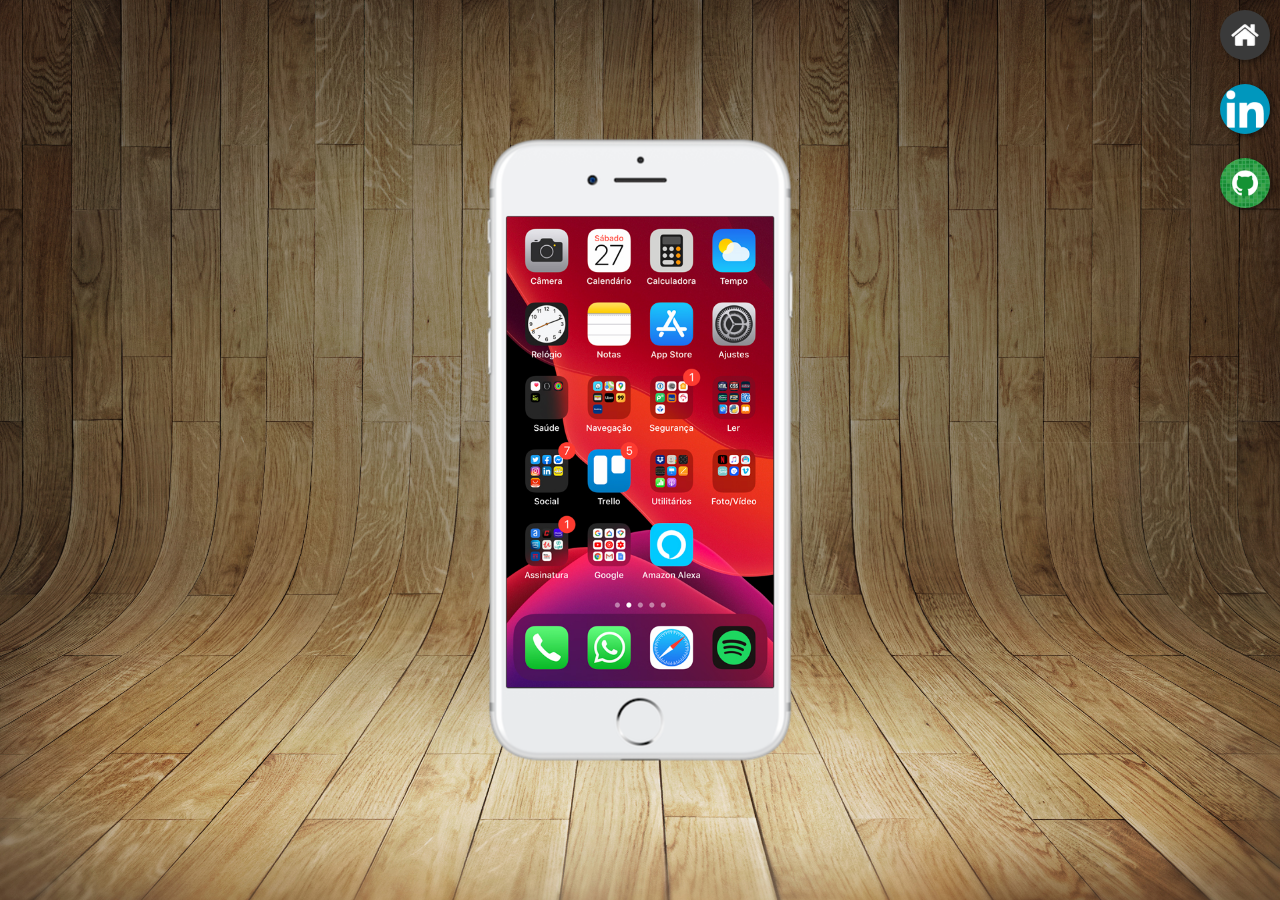
<file: Projeto_Social/index.html>
<!DOCTYPE html>
<html lang="pt-br">
<head>
    <meta charset="UTF-8">
    <meta name="viewport" content="width=device-width, initial-scale=1.0">
    <title>Projeto Redes Sociais</title>
    <link rel="shortcut icon" href="favicon.ico" type="image/x-icon">
    <link rel="stylesheet" href="estilos/style.css">
</head>
<body>
    <main>
        <section id="telefone">
            <iframe src="home.html" name="tela" id="tela" frameborder="0">O seu navegador não é compatível com isso.</iframe>
        </section>
        <section id="redes-sociais">
            <a href="home.html" target="tela"><img src="imagens/logo-home.jpg" alt="Home"></a><br>
            <a href="linkedin.html" target="tela"><img src="imagens/linkedin.png" alt="logo-home"></a><br>
            <a href="github.html" target="tela"><img src="imagens/logo-github.jpg" alt="GitHub"></a><br>
        </section>
    </main>
</body>
</html>
</file>
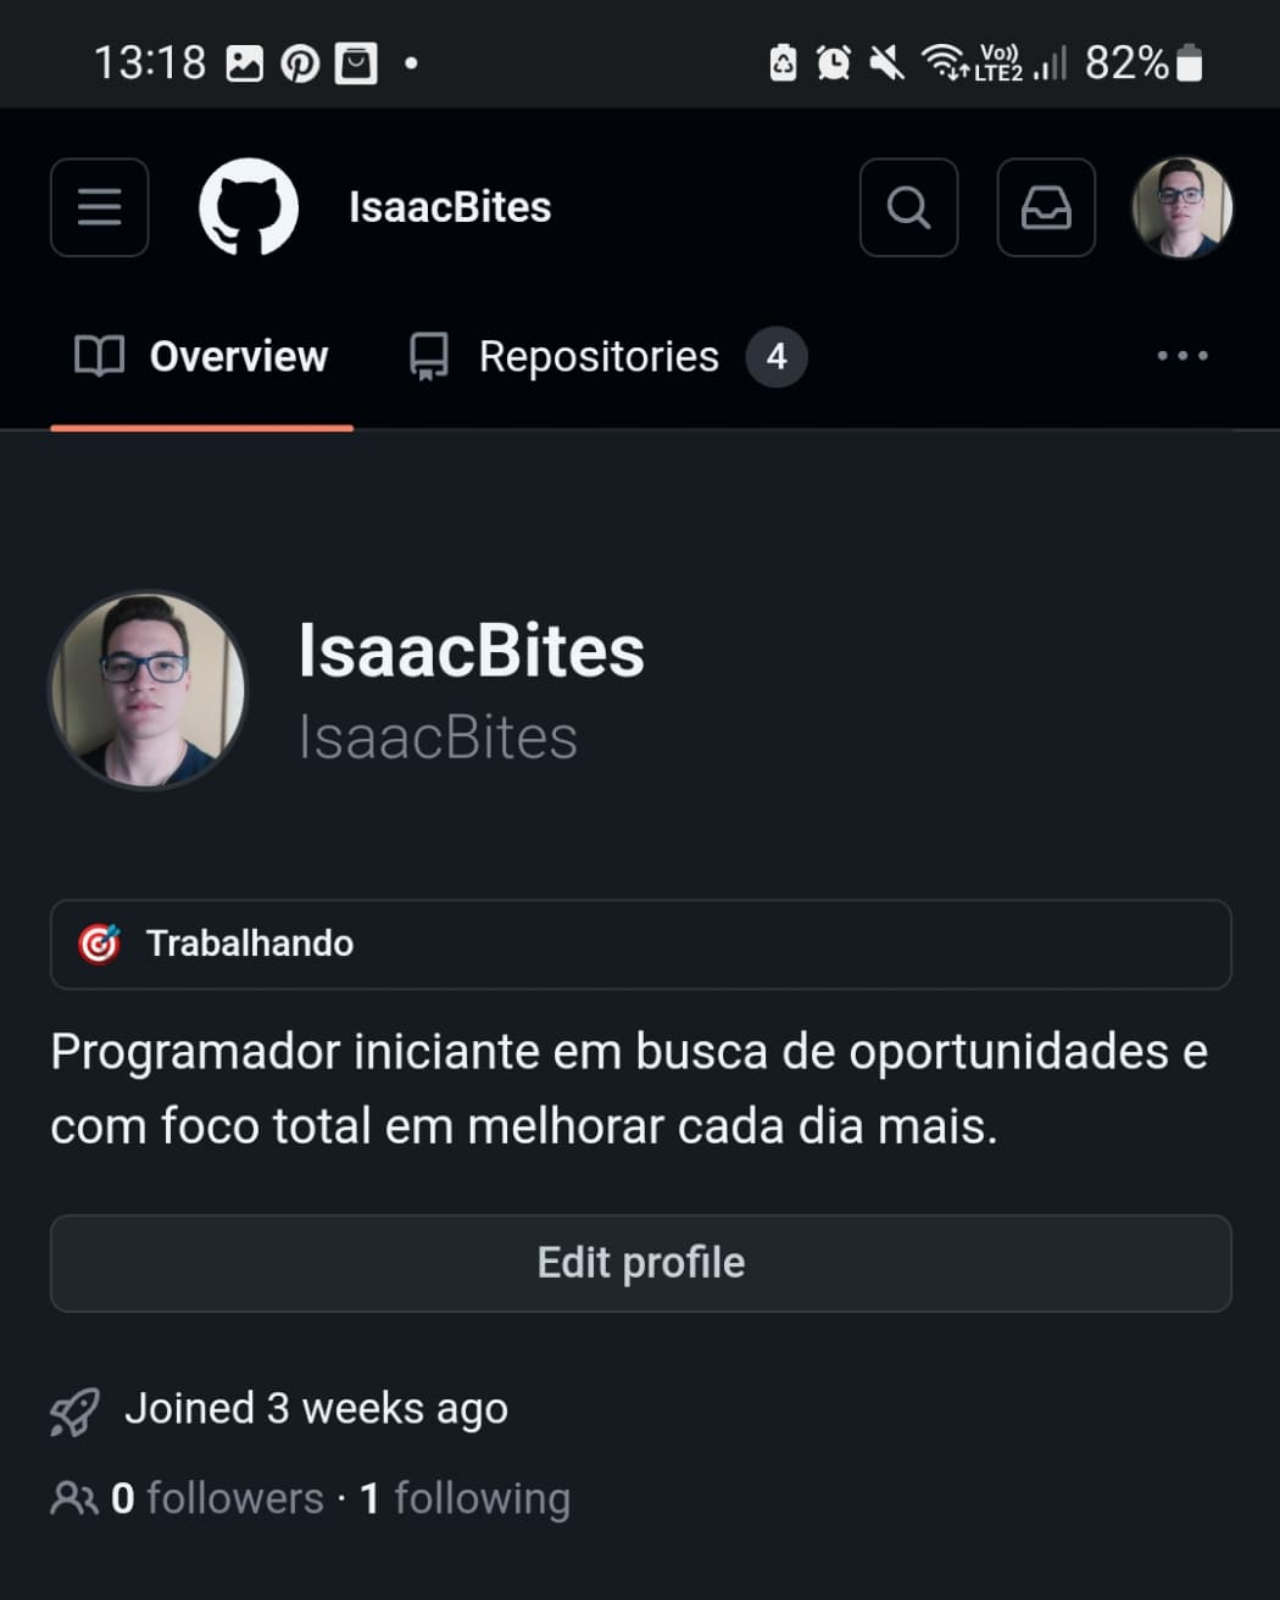
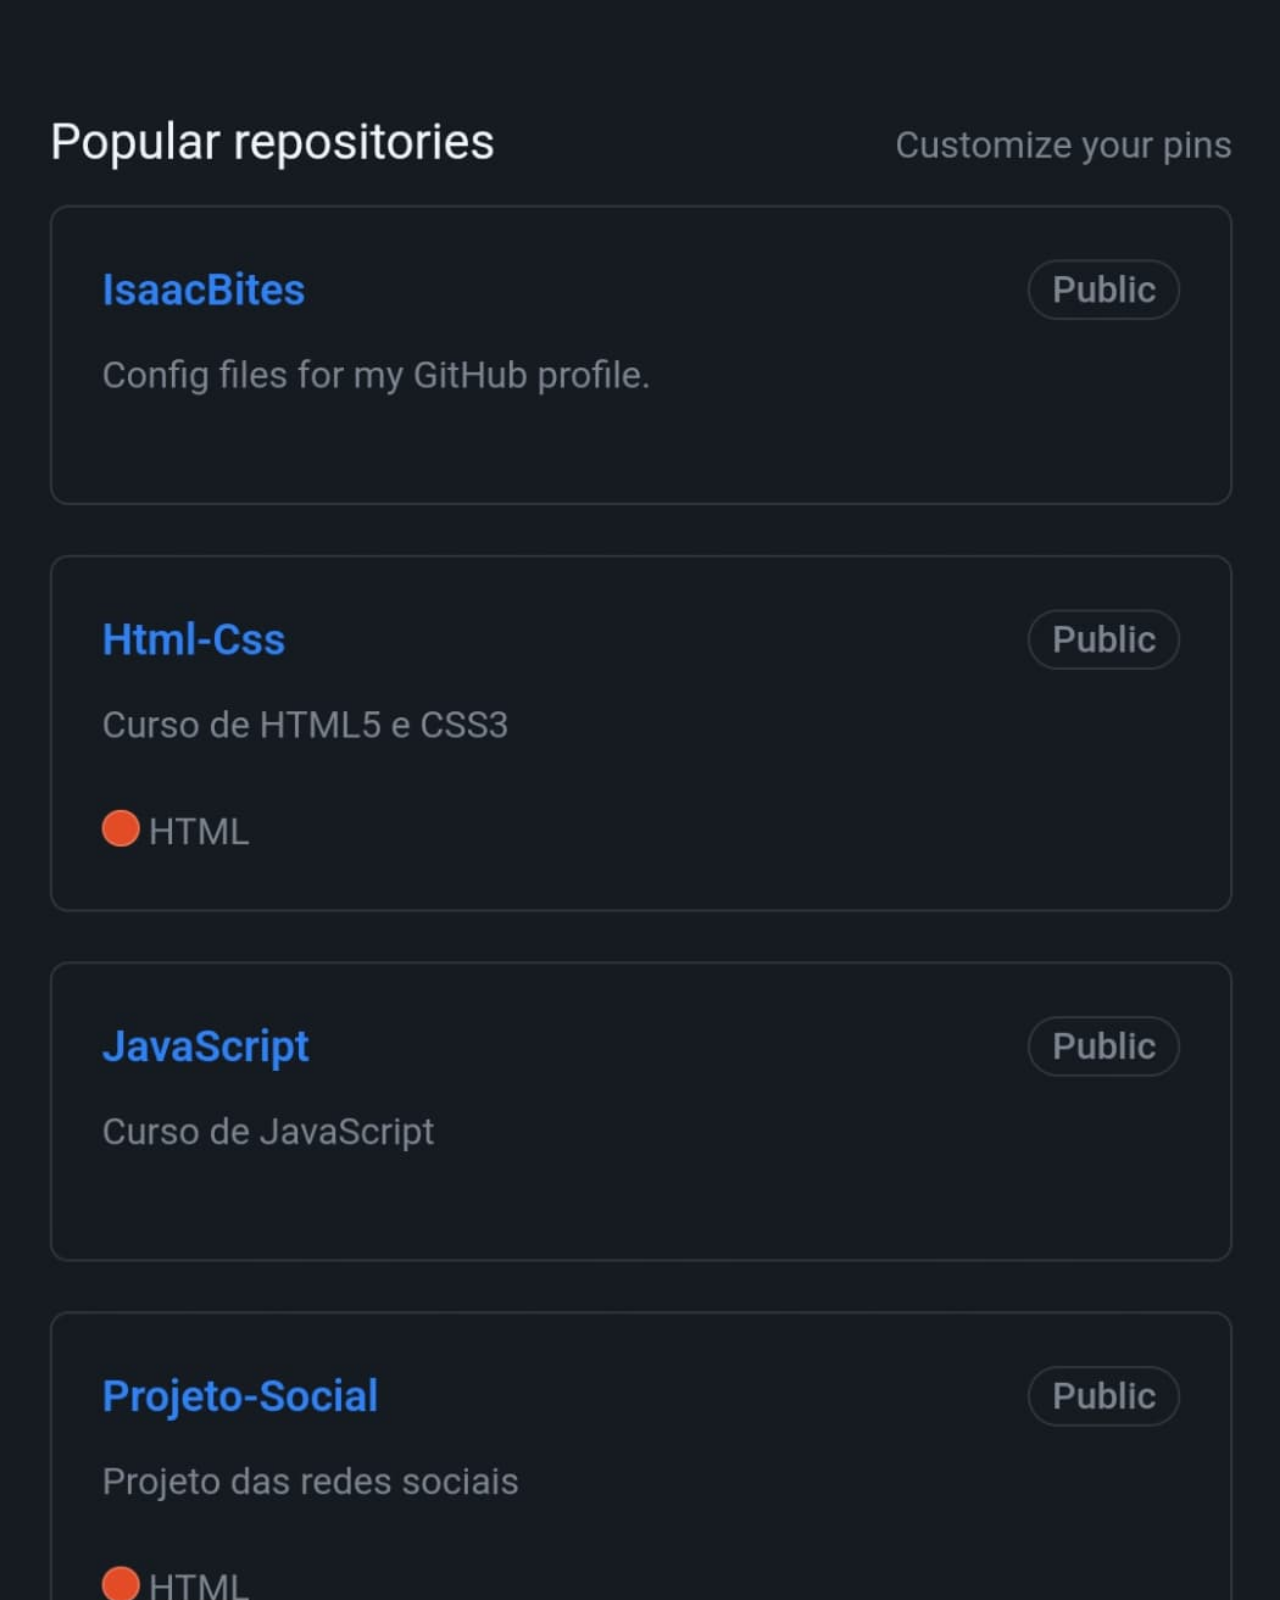
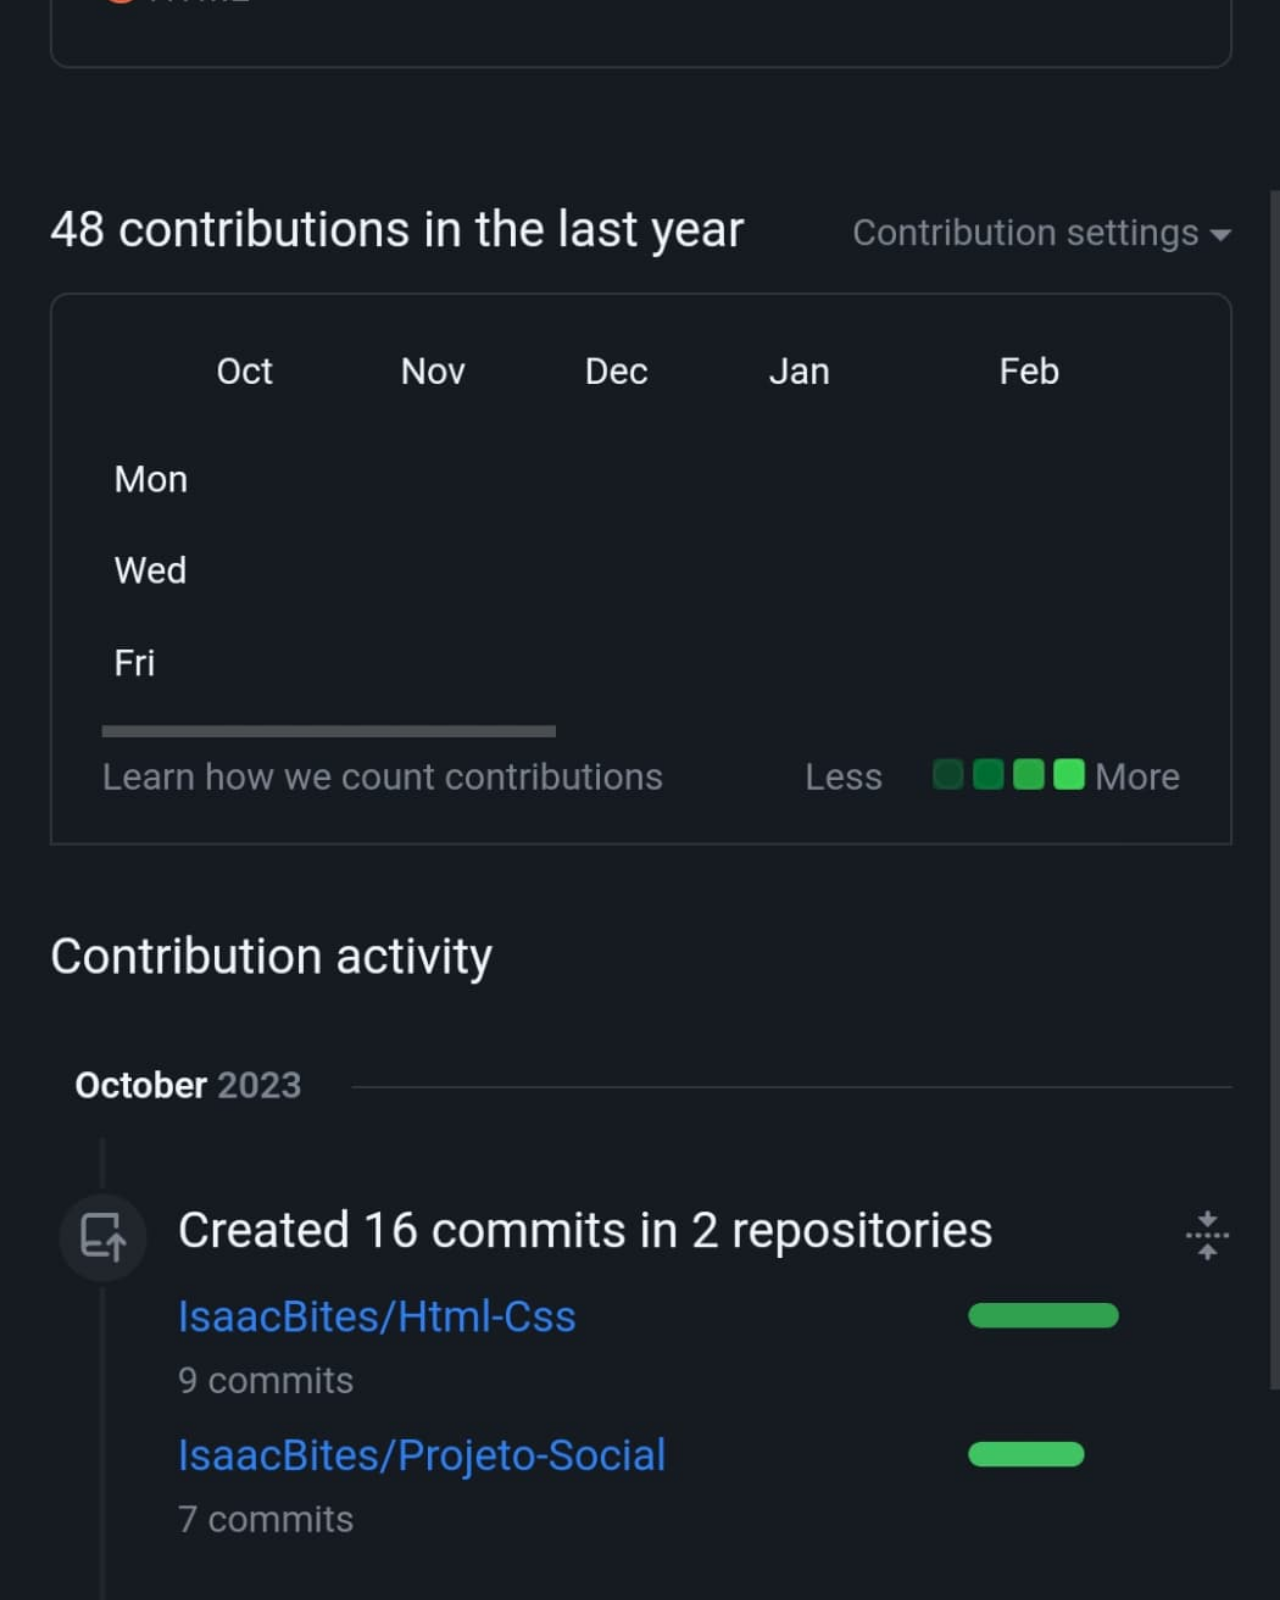
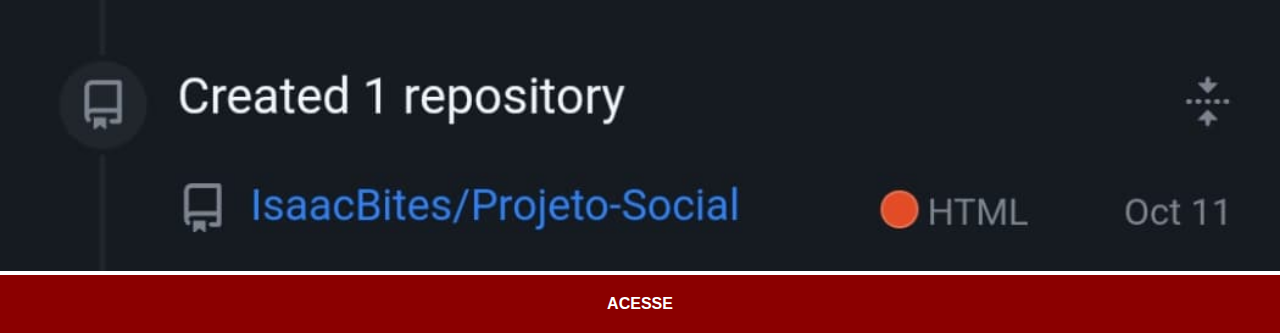
<file: Projeto_Social/github.html>
<!DOCTYPE html>
<html lang="pt-br">
<head>
    <meta charset="UTF-8">
    <meta name="viewport" content="width=device-width, initial-scale=1.0">
    <title>GitHub</title>
    <link rel="stylesheet" href="estilos/social.css">
</head>
<body>
    <img src="imagens/tela-github.jpeg" alt="GitHub">
    <a href="https://github.com/IsaacBites" target="_blank">ACESSE</a>
</body>
</html>
</file>
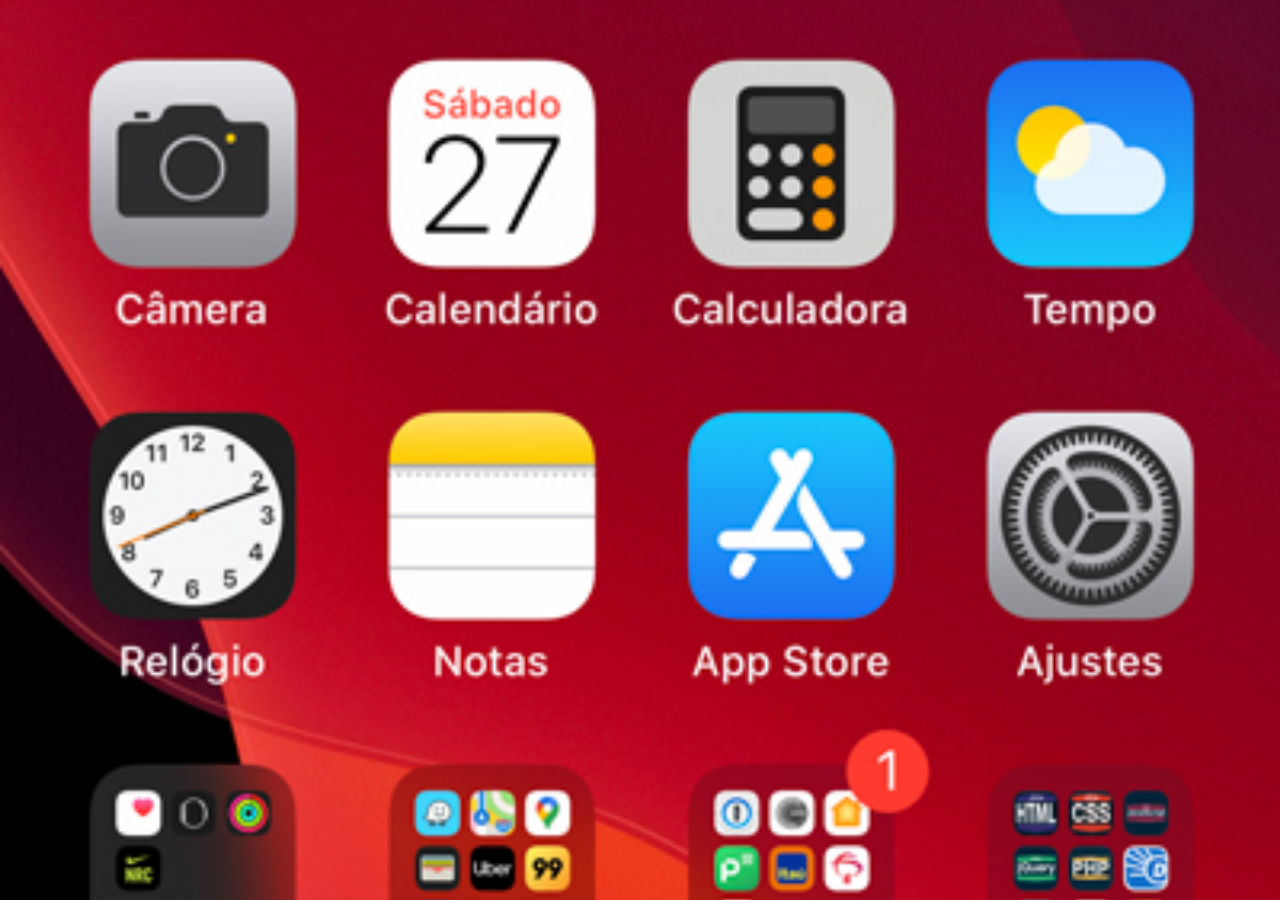
<file: Projeto_Social/home.html>
<!DOCTYPE html>
<html lang="pt-br">
<head>
    <meta charset="UTF-8">
    <meta name="viewport" content="width=device-width, initial-scale=1.0">
    <title>Home</title>
    <style>
        *{
            margin: 0px;
            padding: 0px;
        }

        body{
            height: 100vh;
            width: 100vw;
            background: black url('imagens/tela-home.jpg') no-repeat top center;
            background-size: cover;
        }
    </style>
</head>
<body>
    
</body>
</html>
</file>
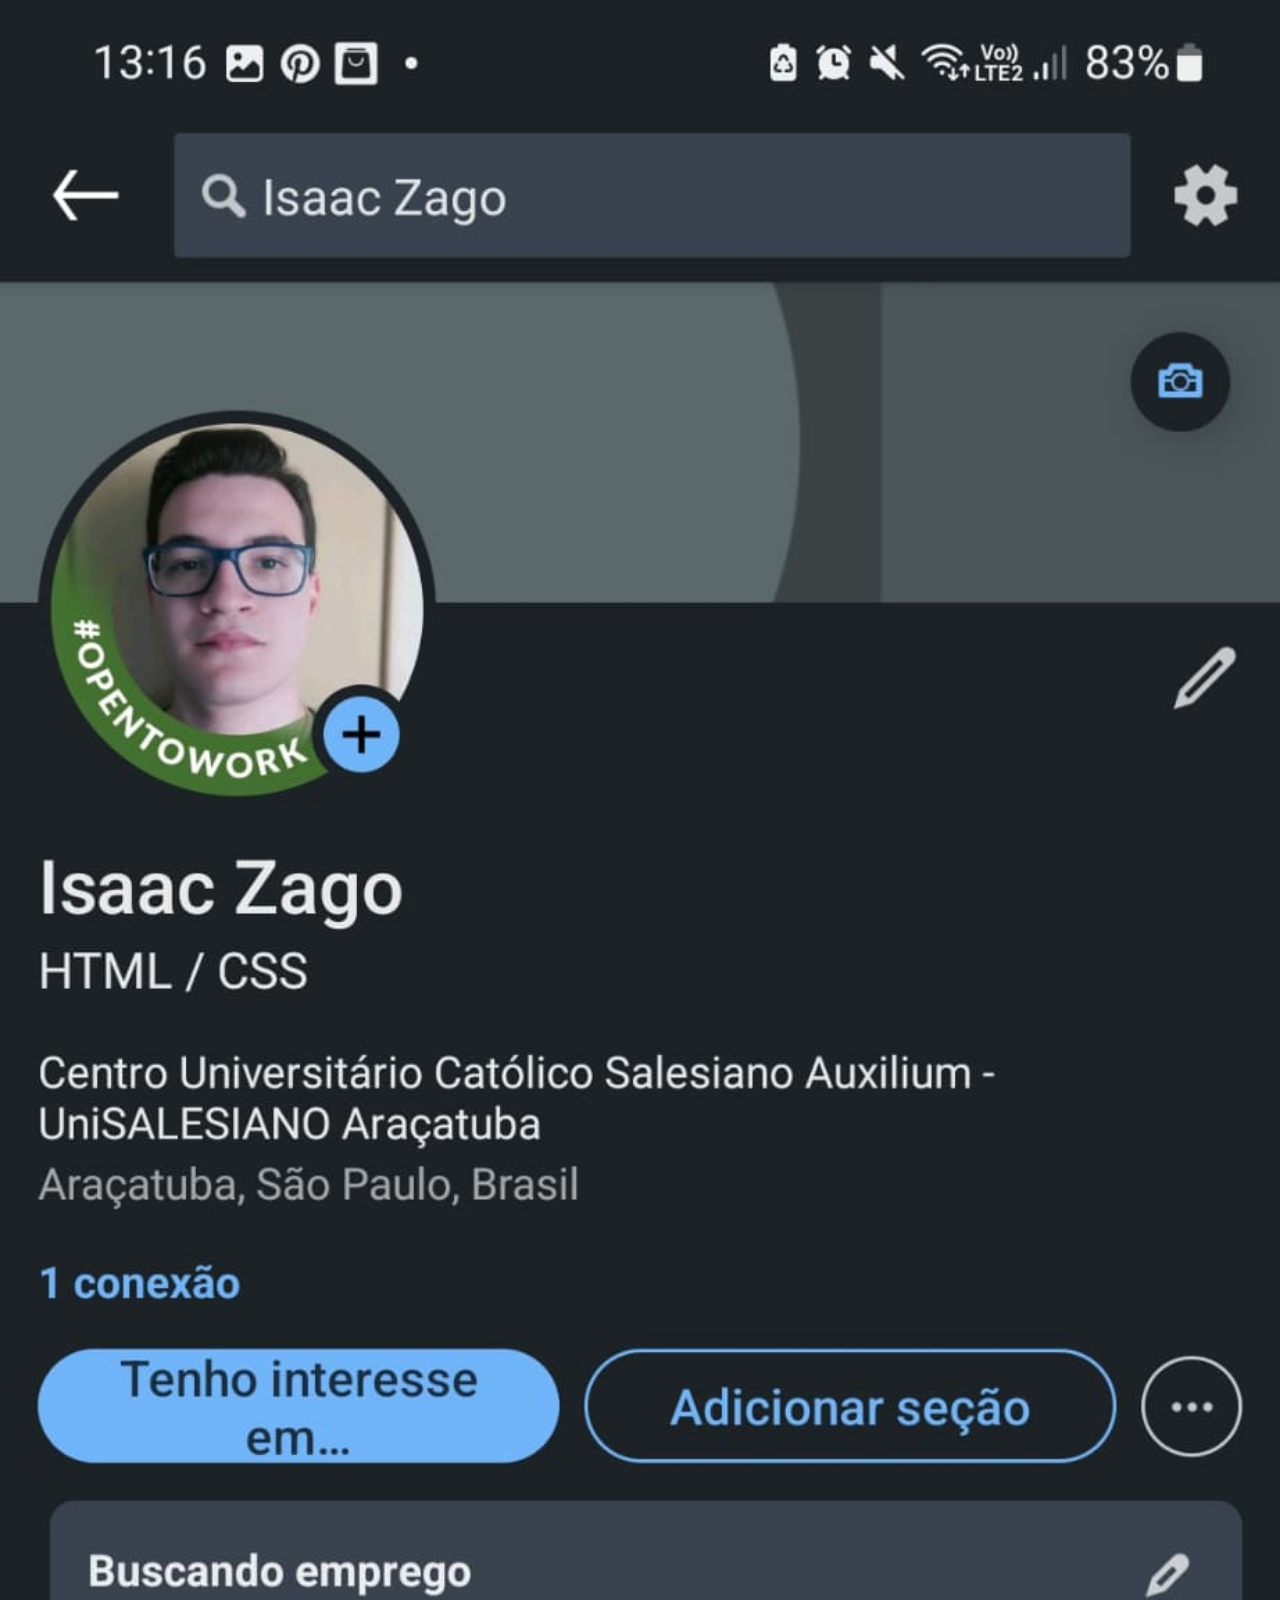
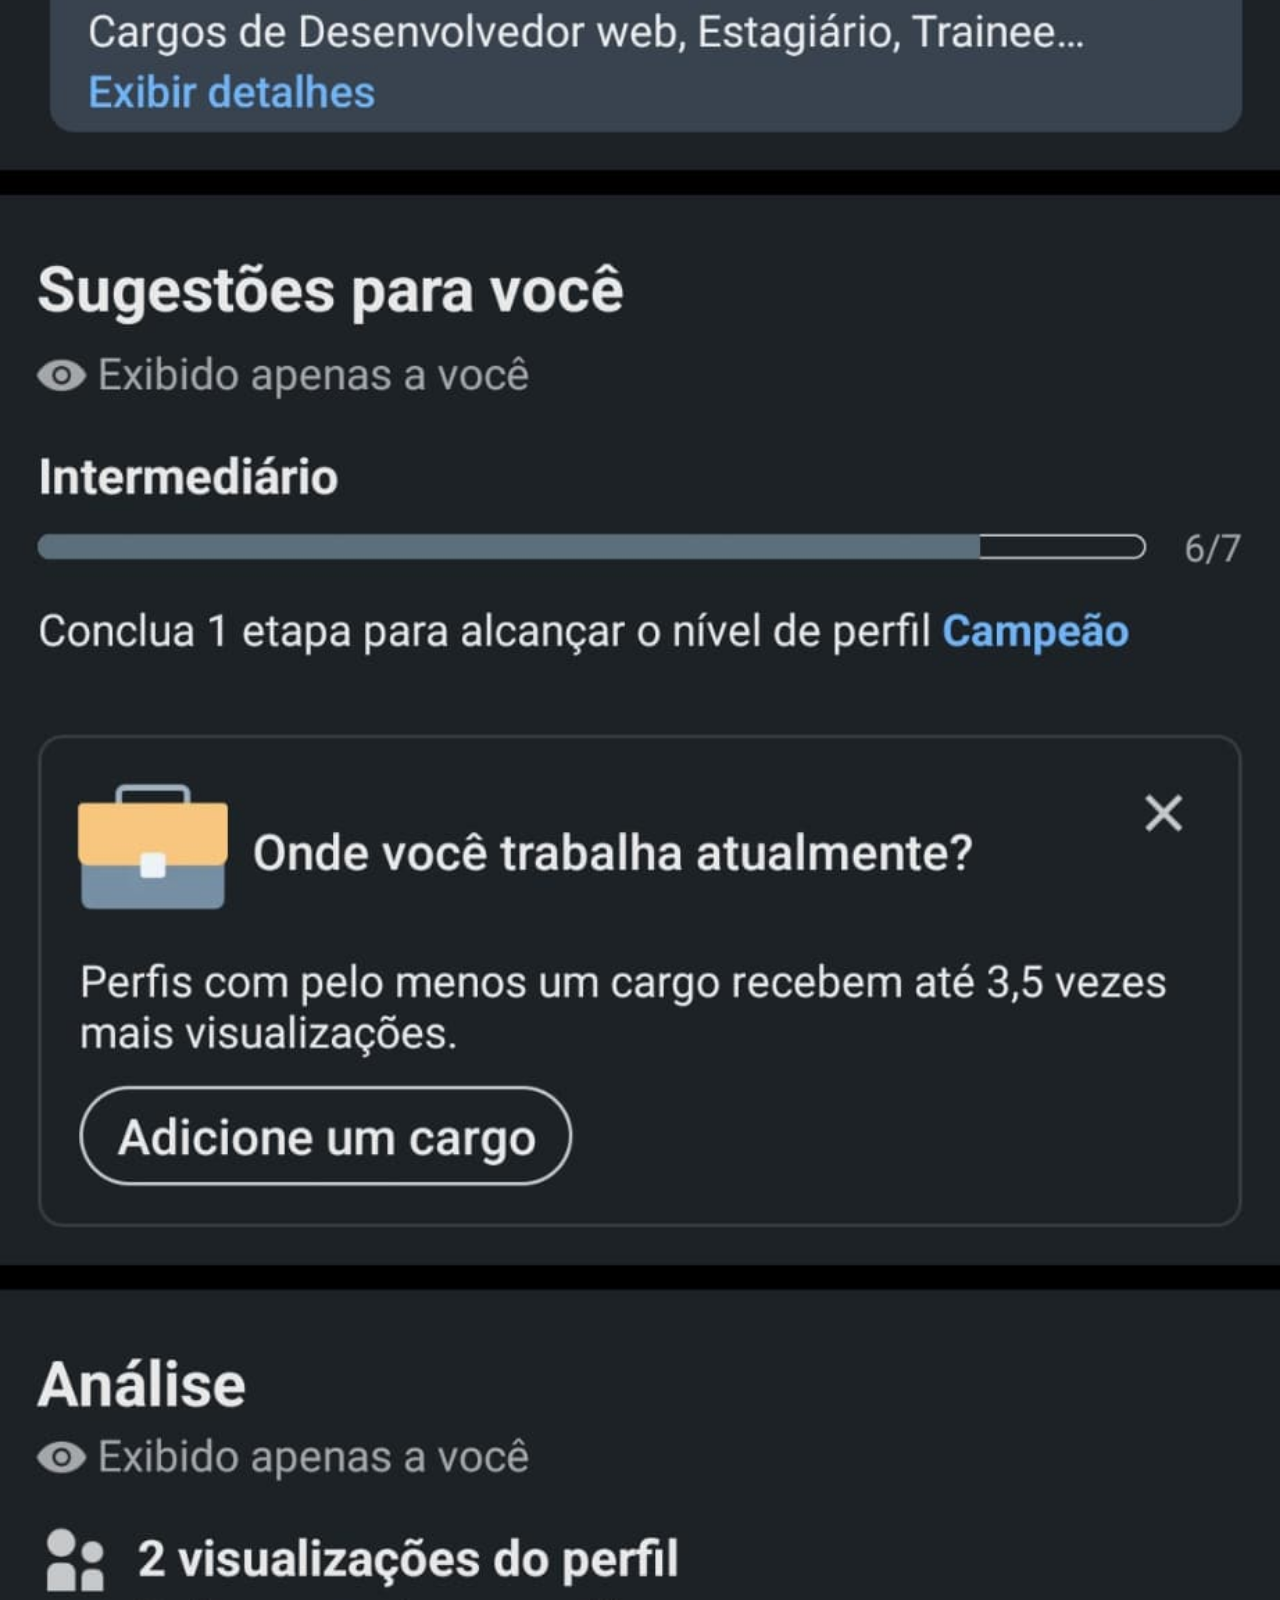
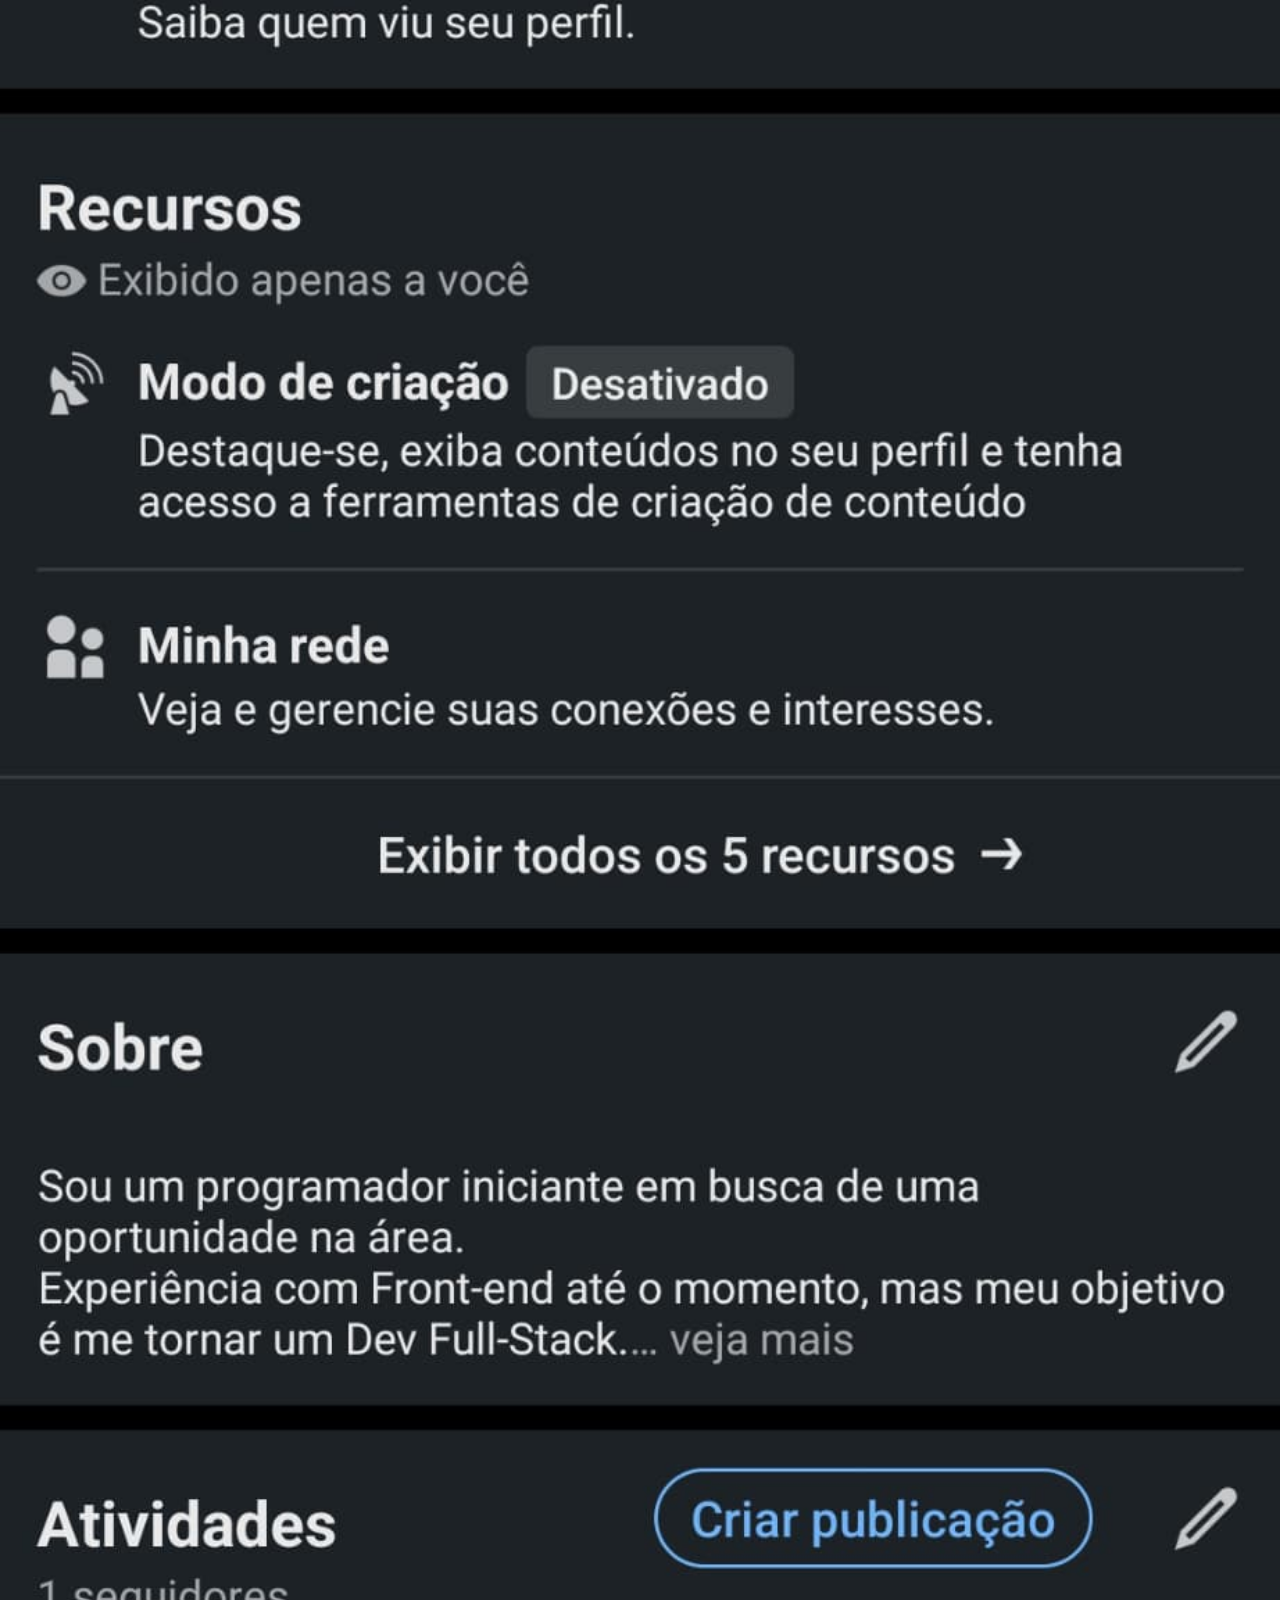
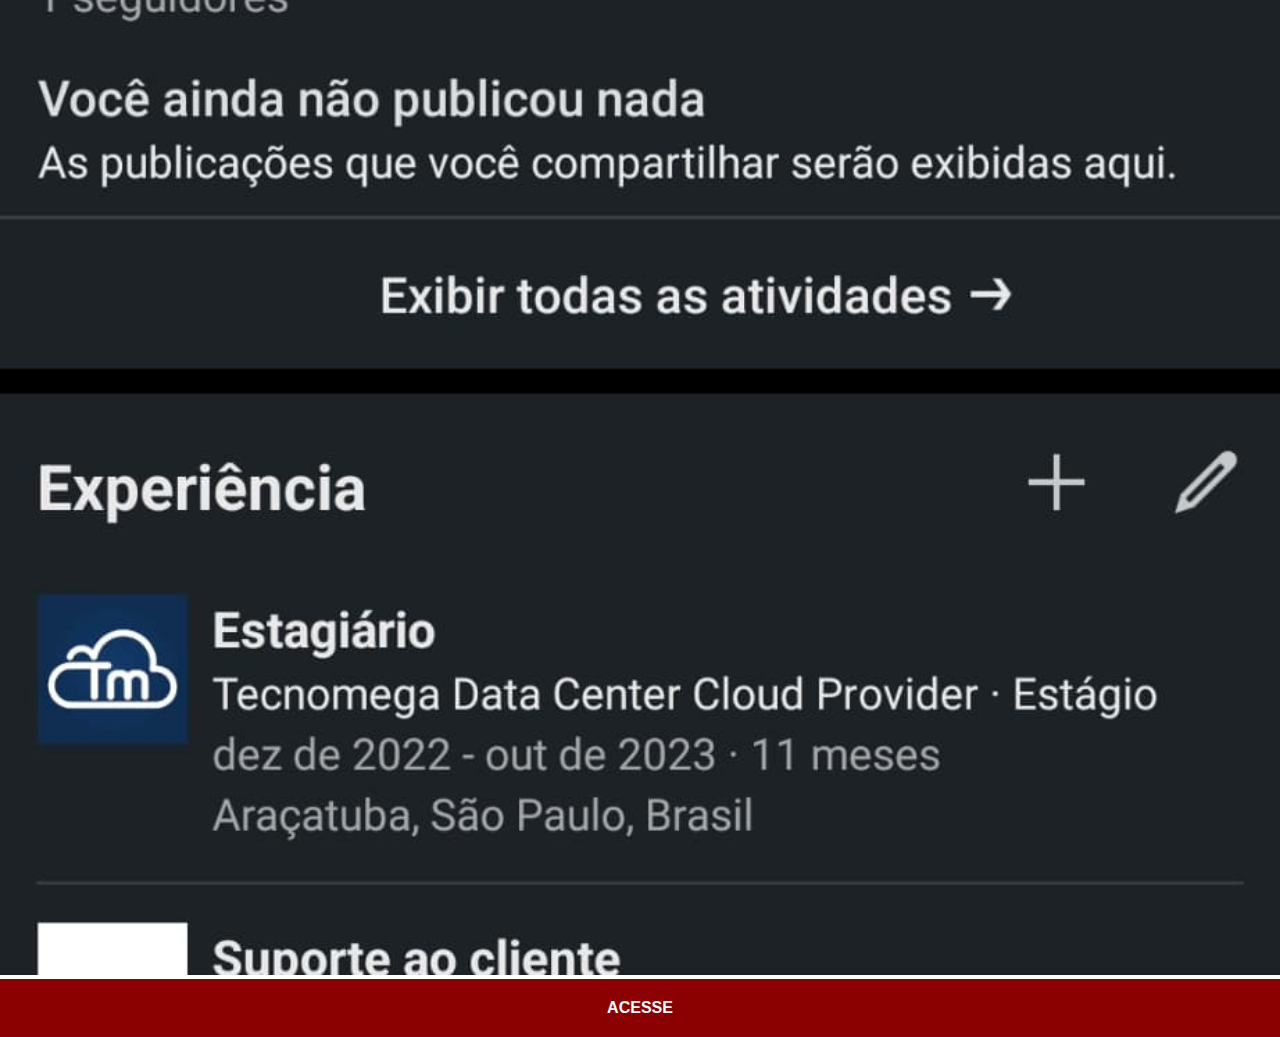
<file: Projeto_Social/linkedin.html>
<!DOCTYPE html>
<html lang="pt-br">
<head>
    <meta charset="UTF-8">
    <meta name="viewport" content="width=device-width, initial-scale=1.0">
    <title>Linkedin</title>
    <link rel="stylesheet" href="estilos/social.css">
</head>
<body>
    <img src="imagens/tela-linkedin.jpeg" alt="Linkedin">
    <a href="https://www.linkedin.com/in/isaac-zago-1047681ba/" target="_blank">ACESSE</a>
</body>
</html>
</file>
<file: Projeto_Social/estilos/style.css>
@charset "UTF-8";

*{
    margin: 0px;
    padding: 0px;
    font-family: Arial, Helvetica, sans-serif;
}

html, body{
    height: 100vh;
    width: 100vw;
    background-color: black;
}

body{
    background: url('../imagens/fundo-madeira.jpg') no-repeat top center;
    background-size: cover;
    background-attachment: fixed;
}

main{
    height: 100vh;
    position: relative;
}

section#telefone{
    position: absolute;
    top: 50%;
    left: 50%;
    transform: translate(-50%, -50%);
    height: 627px;
    width: 311px;
    background: url('../imagens/frame-iphone.png') no-repeat;
    background-position: center center;

}

iframe#tela{
    position: relative;
    top: 80px;
    left: 22px;
    height: 471px;
    width: 267px;
}

section#redes-sociais{
    text-align: right;
}

section#redes-sociais img{
    width: 50px;
    border-radius: 50%;
    margin: 10px;
    box-shadow: 2px 2px 5px rgba(0, 0, 0, 0.445);
    box-sizing: border-box;
}

section#redes-sociais img:hover{
    border: 2px solid rgba(255, 255, 255, 0.521);
    transform: translate(-3px, -3px);
    box-shadow: 5px 5px 10px rgba(0, 0, 0, 0.623);
    transition: transform .3s, border .1s;
}
</file>
<file: Projeto_Social/estilos/social.css>
@charset "UTF-8";

*{
    margin: 0px;
    padding: 0px;
    font-family: Arial, Helvetica, sans-serif;
}
img{
    width: 100vw;
}
::-webkit-scrollbar{
    width: 0;
    height: 0;
}
a{
    display: block;
    background-color: darkred;
    color: white;
    padding: 20px;
    text-align: center;
    font-weight: bolder;
    text-decoration: none;
}

a:hover{
    background-color: red;
}
</file>
